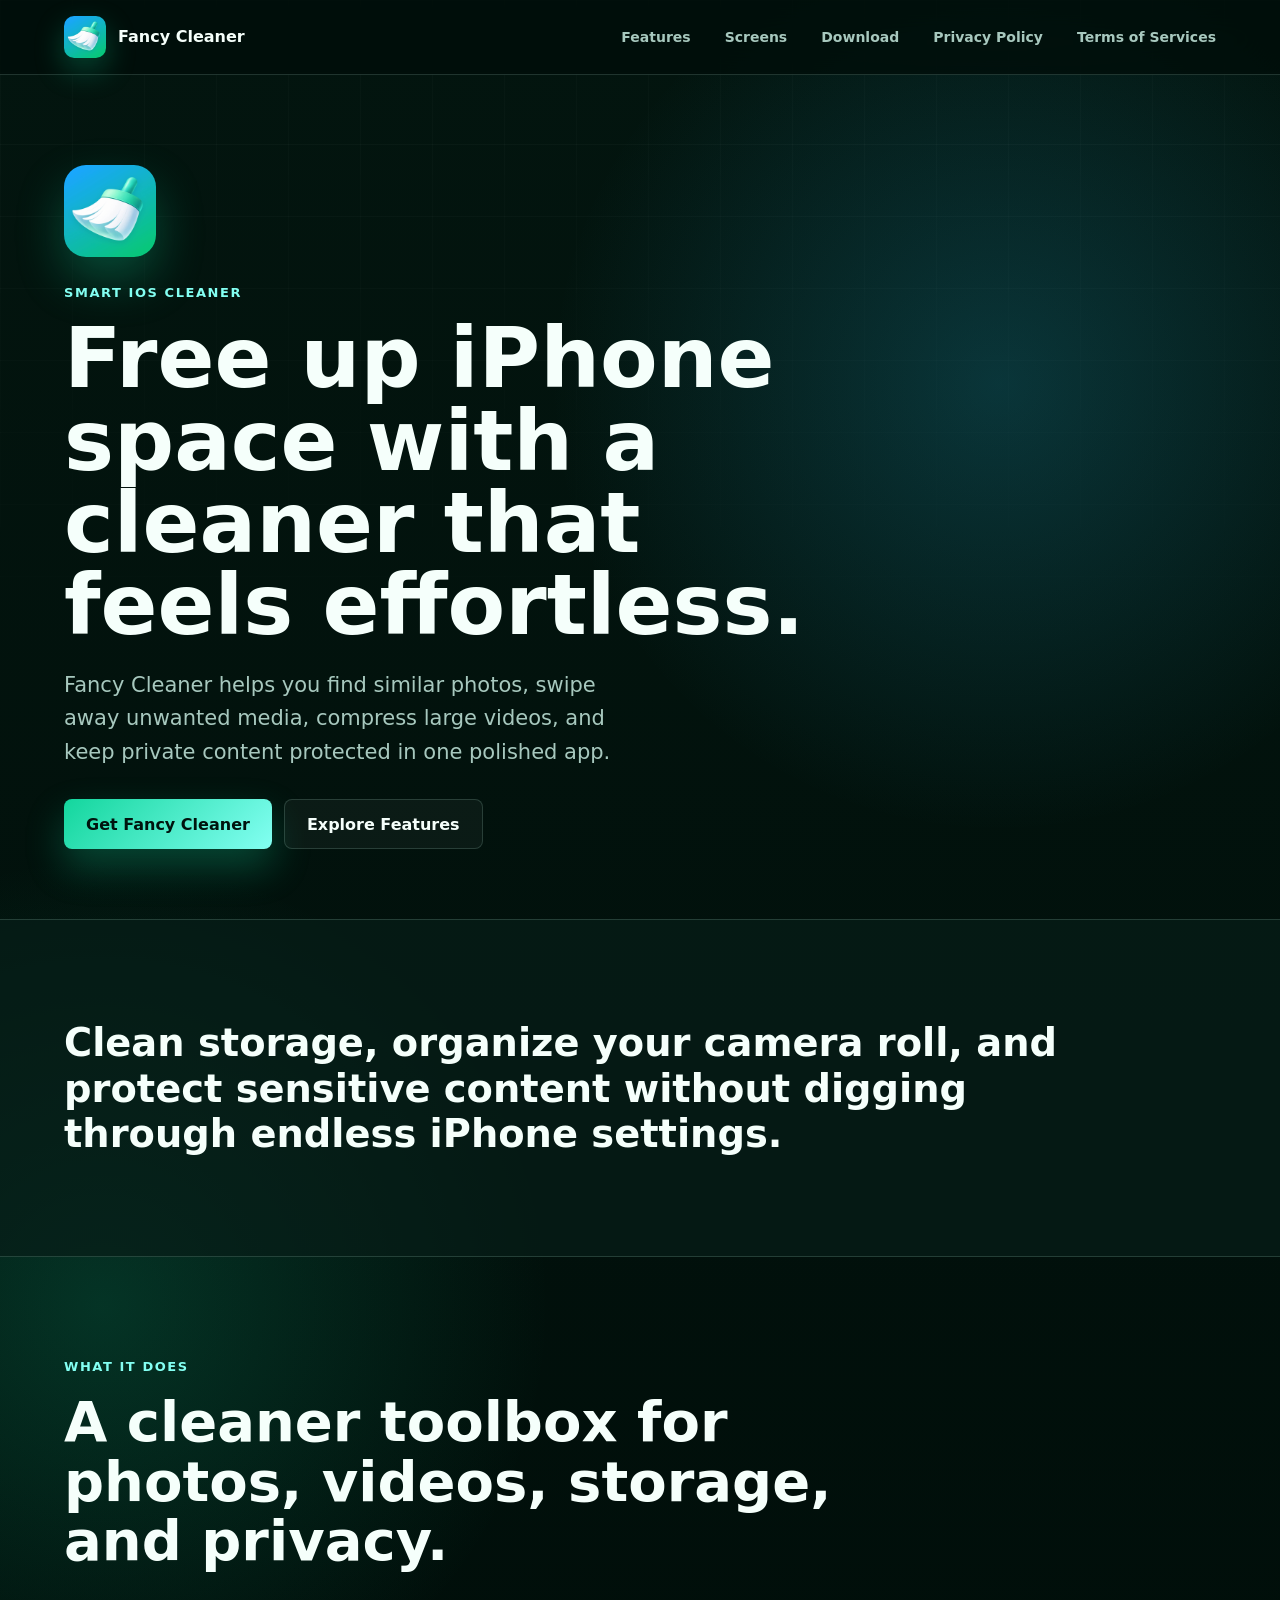
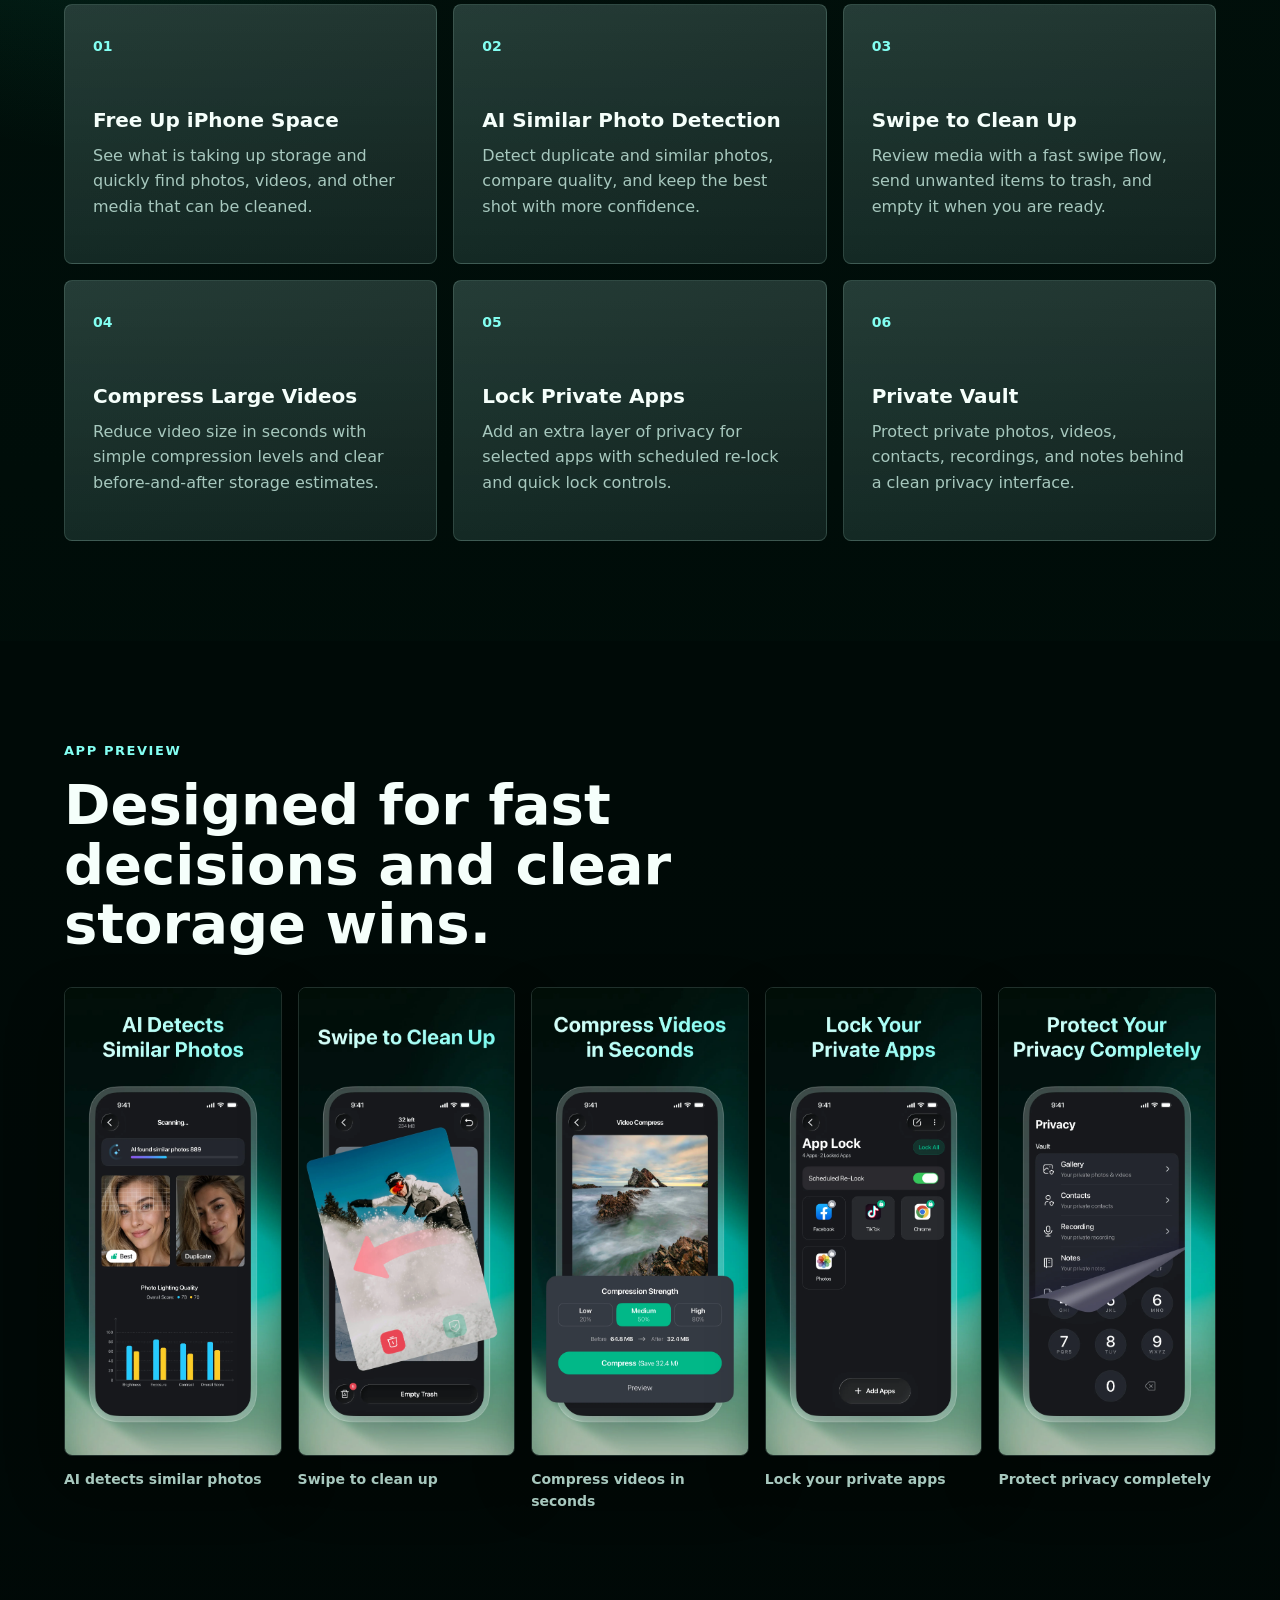
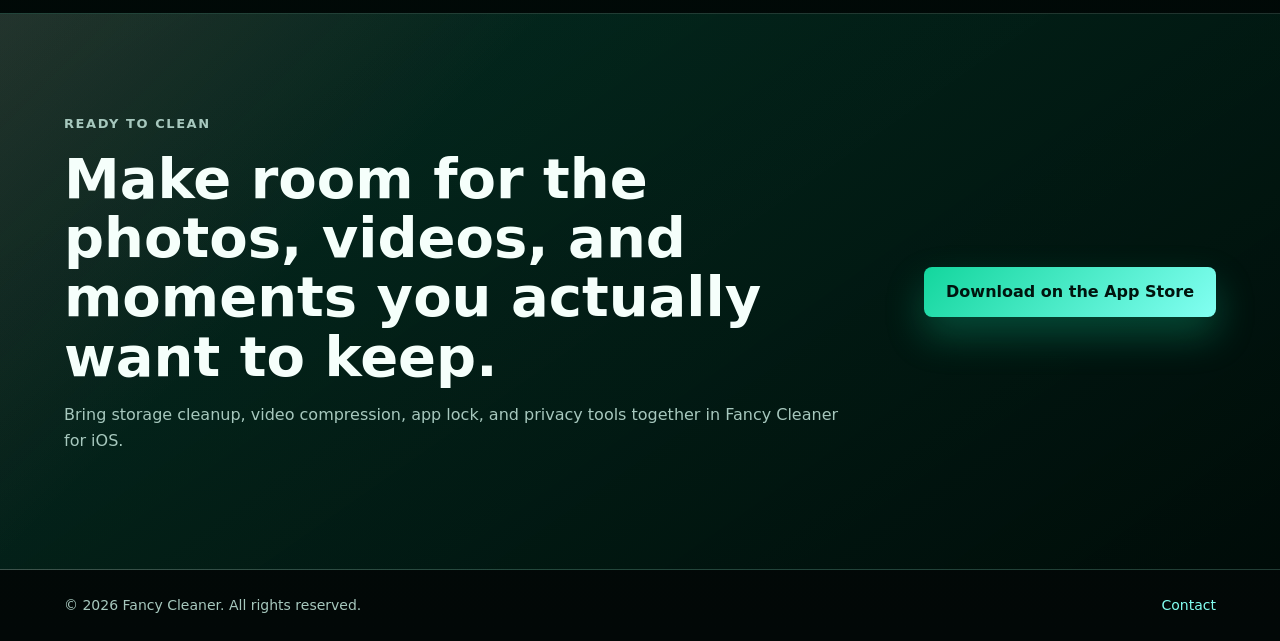
<file: index.html>
<!DOCTYPE html>
<html lang="en">
<head>
  <meta charset="UTF-8">
  <meta name="viewport" content="width=device-width, initial-scale=1.0">
  <meta name="description" content="Fancy Cleaner is an iOS cleaner app for freeing iPhone storage, finding similar photos, compressing videos, and protecting private content.">
  <title>Fancy Cleaner - Smart iPhone Cleaner</title>
  <link rel="icon" href="fancyclean-icon.jpg">
  <link rel="stylesheet" href="styles.css">
  <style>
    .hero {
      grid-template-columns: minmax(0, 760px);
      justify-content: start;
    }

    .hero-copy {
      max-width: 760px;
    }
  </style>
</head>
<body>
  <header class="site-header">
    <a class="brand" href="#top" aria-label="Fancy Cleaner home">
      <img src="fancyclean-icon.jpg" alt="" class="brand-icon">
      <span>Fancy Cleaner</span>
    </a>
    <nav class="nav-links" aria-label="Main navigation">
      <a href="#features">Features</a>
      <a href="#screens">Screens</a>
      <a href="#download">Download</a>
      <a href="privacypolicy.html">Privacy Policy</a>
      <a href="termsofservices.html">Terms of Services</a>
    </nav>
  </header>

  <main id="top">
    <section class="hero">
      <div class="hero-copy">
        <img src="fancyclean-icon.jpg" alt="Fancy Cleaner app icon" class="app-icon">
        <p class="eyebrow">Smart iOS cleaner</p>
        <h1>Free up iPhone space with a cleaner that feels effortless.</h1>
        <p class="hero-text">
          Fancy Cleaner helps you find similar photos, swipe away unwanted media, compress large videos, and keep private content protected in one polished app.
        </p>
        <div class="hero-actions">
          <a class="button primary" href="#download">Get Fancy Cleaner</a>
          <a class="button secondary" href="#features">Explore Features</a>
        </div>
      </div>
    </section>

    <section class="intro">
      <p>
        Clean storage, organize your camera roll, and protect sensitive content without digging through endless iPhone settings.
      </p>
    </section>

    <section class="features" id="features">
      <div class="section-heading">
        <p class="eyebrow">What it does</p>
        <h2>A cleaner toolbox for photos, videos, storage, and privacy.</h2>
      </div>
      <div class="feature-grid">
        <article class="feature-card">
          <span class="feature-icon">01</span>
          <h3>Free Up iPhone Space</h3>
          <p>See what is taking up storage and quickly find photos, videos, and other media that can be cleaned.</p>
        </article>
        <article class="feature-card">
          <span class="feature-icon">02</span>
          <h3>AI Similar Photo Detection</h3>
          <p>Detect duplicate and similar photos, compare quality, and keep the best shot with more confidence.</p>
        </article>
        <article class="feature-card">
          <span class="feature-icon">03</span>
          <h3>Swipe to Clean Up</h3>
          <p>Review media with a fast swipe flow, send unwanted items to trash, and empty it when you are ready.</p>
        </article>
        <article class="feature-card">
          <span class="feature-icon">04</span>
          <h3>Compress Large Videos</h3>
          <p>Reduce video size in seconds with simple compression levels and clear before-and-after storage estimates.</p>
        </article>
        <article class="feature-card">
          <span class="feature-icon">05</span>
          <h3>Lock Private Apps</h3>
          <p>Add an extra layer of privacy for selected apps with scheduled re-lock and quick lock controls.</p>
        </article>
        <article class="feature-card">
          <span class="feature-icon">06</span>
          <h3>Private Vault</h3>
          <p>Protect private photos, videos, contacts, recordings, and notes behind a clean privacy interface.</p>
        </article>
      </div>
    </section>

    <section class="showcase" id="screens">
      <div class="section-heading">
        <p class="eyebrow">App preview</p>
        <h2>Designed for fast decisions and clear storage wins.</h2>
      </div>
      <div class="screen-grid">
        <figure>
          <img src="fancyclean-screen-2.webp" alt="AI detects similar photos in Fancy Cleaner">
          <figcaption>AI detects similar photos</figcaption>
        </figure>
        <figure>
          <img src="fancyclean-screen-3.webp" alt="Swipe to clean up photos in Fancy Cleaner">
          <figcaption>Swipe to clean up</figcaption>
        </figure>
        <figure>
          <img src="fancyclean-screen-4.webp" alt="Compress videos in Fancy Cleaner">
          <figcaption>Compress videos in seconds</figcaption>
        </figure>
        <figure>
          <img src="fancyclean-screen-5.webp" alt="Lock private apps in Fancy Cleaner">
          <figcaption>Lock your private apps</figcaption>
        </figure>
        <figure>
          <img src="fancyclean-screen-6.webp" alt="Protect privacy with Fancy Cleaner">
          <figcaption>Protect privacy completely</figcaption>
        </figure>
      </div>
    </section>

    <section class="download" id="download">
      <div>
        <p class="eyebrow">Ready to clean</p>
        <h2>Make room for the photos, videos, and moments you actually want to keep.</h2>
        <p>Bring storage cleanup, video compression, app lock, and privacy tools together in Fancy Cleaner for iOS.</p>
      </div>
      <a class="button primary" href="https://apps.apple.com/us/app/fancy-cleaner-ai-space-saver/id6769312894" aria-label="Download Fancy Cleaner on the App Store" target="_blank">Download on the App Store</a>
    </section>
  </main>

  <footer class="site-footer">
    <span>&copy; <span id="year"></span> Fancy Cleaner. All rights reserved.</span>
    <a href="mailto:fancycleaner.feedback@outlook.com">Contact</a>
  </footer>

  <script src="script.js"></script>
</body>
</html>
</file>
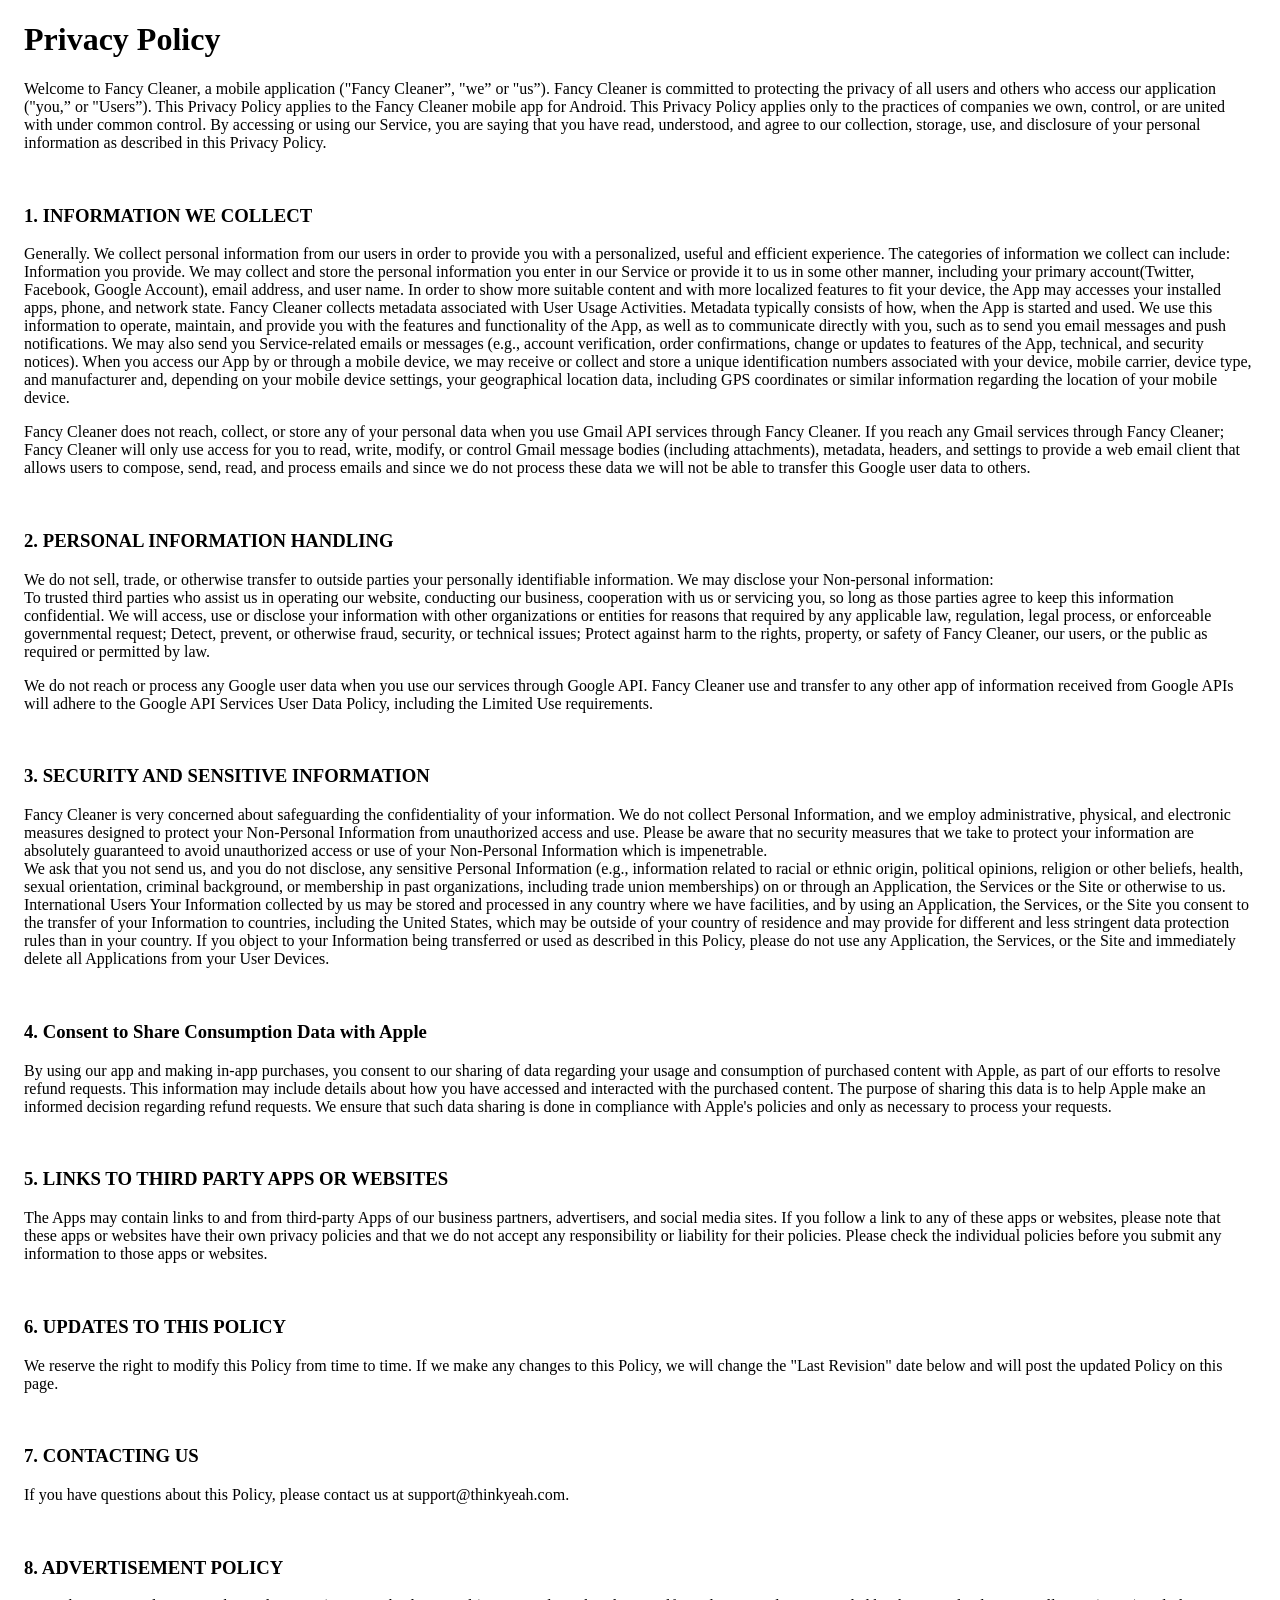
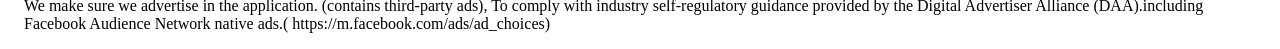
<file: privacypolicy.html>
<!DOCTYPE html>
<html lang="en">

<head>
    <meta charset="UTF-8">
    <meta name="viewport" content="width=device-width, initial-scale=1.0">
    <title>Privacy Policy</title>
    <style>
        html,
        body {
            margin: 0;
            padding: 0;
        }

        body {
            padding: 0 24px;
        }
        @media (prefers-color-scheme: dark) {
            html, body {
            background: #1f1f1f;
            } 
            h1, h2, h3, h4, h5, h6, p {
            color: rgba(255, 255, 255, 0.9);
            }
      }
    </style>
</head>

<body>
    <div>
        <h1>Privacy Policy</h1>
        <p>
            Welcome to Fancy Cleaner, a mobile application ("Fancy Cleaner”, "we” or "us”).
            Fancy Cleaner is committed to protecting the privacy of all users and others who access our application
            ("you,” or "Users”).
            This Privacy Policy applies to the Fancy Cleaner mobile app for Android. This Privacy Policy applies only to
            the practices of companies we own, control, or are united with under common control.
            By accessing or using our Service, you are saying that you have read, understood, and agree to our collection,
            storage, use, and disclosure of your personal information as described in this Privacy Policy.
        </p>

        <br />
        <h3>
            1. INFORMATION WE COLLECT
        </h3>

        <p>
            Generally. We collect personal information from our users in order to provide you with a personalized,
            useful and efficient experience.
            The categories of information we collect can include:
            Information you provide. We may collect and store the personal information you enter in our Service or provide
            it to us in some other manner, including your primary account(Twitter, Facebook, Google Account), email address,
            and user name.
            In order to show more suitable content and with more localized features to fit your device, the App may
            accesses your installed apps, phone, and network state.
            Fancy Cleaner collects metadata associated with User Usage Activities. Metadata typically consists of how,
            when the App is started and used.
            We use this information to operate, maintain, and provide you with the features and functionality of the App,
            as well as to communicate directly with you, such as to send you email messages and push notifications.
            We may also send you Service-related emails or messages (e.g., account verification, order confirmations,
            change or updates to features of the App, technical, and security notices).
            When you access our App by or through a mobile device, we may receive or collect and store a unique
            identification numbers associated with your device, mobile carrier, device type, and manufacturer and,
            depending on your mobile device settings, your geographical location data, including GPS coordinates or
            similar information regarding the location of your mobile device.
         <p>
            Fancy Cleaner does not reach, collect, or store any of your personal data when you use Gmail API services 
            through Fancy Cleaner. If you reach any Gmail services through Fancy Cleaner; Fancy Cleaner will only use access for 
            you to read, write, modify, or control Gmail message bodies (including attachments), metadata, headers, 
            and settings to provide a web email client that allows users to compose, send, read, and process emails 
            and since we do not process these data we will not be able to transfer this Google user data to others.
     </p>
        </p>
        <br />

        <h3>
            2. PERSONAL INFORMATION HANDLING
        </h3>

        <p>
            We do not sell, trade, or otherwise transfer to outside parties your personally identifiable information.
            We may disclose your Non-personal information: <br />
            To trusted third parties who assist us in operating our website, conducting our business, cooperation with
            us or servicing you, so long as those parties agree to keep this information confidential.
            We will access, use or disclose your information with other organizations or entities for reasons that
            required by any applicable law, regulation, legal process, or enforceable governmental request;
            Detect, prevent, or otherwise fraud, security, or technical issues;
            Protect against harm to the rights, property, or safety of Fancy Cleaner, our users, or the public as required
            or permitted by law.
            <p>
            We do not reach or process any Google user data when you use our services through Google API. Fancy Cleaner use and
            transfer to any other app of information received from Google APIs will adhere to the Google API Services User 
            Data Policy, including the Limited Use requirements.
            </p>
        </p>
        <br />

        <h3>
            3. SECURITY AND SENSITIVE INFORMATION

        </h3>

        <p>
            Fancy Cleaner is very concerned about safeguarding the confidentiality of your information. We do not collect
            Personal Information, and we employ administrative, physical, and electronic measures designed to protect
            your Non-Personal Information from unauthorized access and use.
            Please be aware that no security measures that we take to protect your information are absolutely guaranteed
            to avoid unauthorized access or use of your Non-Personal Information which is impenetrable.
            <br />
            We ask that you not send us, and you do not disclose, any sensitive Personal Information (e.g., information
            related to racial or ethnic origin, political opinions, religion or other beliefs, health, sexual
            orientation, criminal background, or membership in past organizations, including trade union memberships) on
            or through an Application,
            the Services or the Site or otherwise to us.
            International Users Your Information collected by us may be stored and processed in any country where we
            have facilities, and by using an Application, the Services, or the Site you consent to the transfer of your
            Information to countries, including the United States, which may be outside of your country of residence and
            may provide for different and less stringent data protection rules than in your country.
            If you object to your Information being transferred or used as described in this Policy, please do not use
            any Application, the Services, or the Site and immediately delete all Applications from your User Devices.
        </p>
        <br />

        <h3>
        4. Consent to Share Consumption Data with Apple</p>
        </h3>

        <p>
            By using our app and making in-app purchases, you consent to our sharing of data regarding your usage and 
            consumption of purchased content with Apple, as part of our efforts to resolve refund requests. This information 
            may include details about how you have accessed and interacted with the purchased content. The purpose of sharing 
            this data is to help Apple make an informed decision regarding refund requests. We ensure that such data sharing 
            is done in compliance with Apple's policies and only as necessary to process your requests.
        </p>
        <br />

        
        <h3>
            5. LINKS TO THIRD PARTY APPS OR WEBSITES</p>
        </h3>

        <p>
            The Apps may contain links to and from third-party Apps of our business partners, advertisers, and social
            media sites.
            If you follow a link to any of these apps or websites, please note that these apps or websites have their
            own privacy policies and that we do not accept any responsibility or liability for their policies.
            Please check the individual policies before you submit any information to those apps or websites.
        </p>
        <br />

        <h3>
            6. UPDATES TO THIS POLICY</p>
        </h3>

        <p>
            We reserve the right to modify this Policy from time to time. If we make any changes to this Policy, we will
            change the "Last Revision" date below and will post the updated Policy on this page.
        </p>
        <br />

        <h3>
            7. CONTACTING US</p>
        </h3>

        <p>
            If you have questions about this Policy, please contact us at support@thinkyeah.com.
        </p>
        <br />

        <h3>
            8. ADVERTISEMENT POLICY</p>
        </h3>

        <p>
            We make sure we advertise in the application. (contains third-party ads),
            To comply with industry self-regulatory guidance provided by the Digital Advertiser Alliance (DAA).including
            Facebook Audience Network native ads.( https://m.facebook.com/ads/ad_choices)
        </p>


    </div>
</body>

</html>
</file>
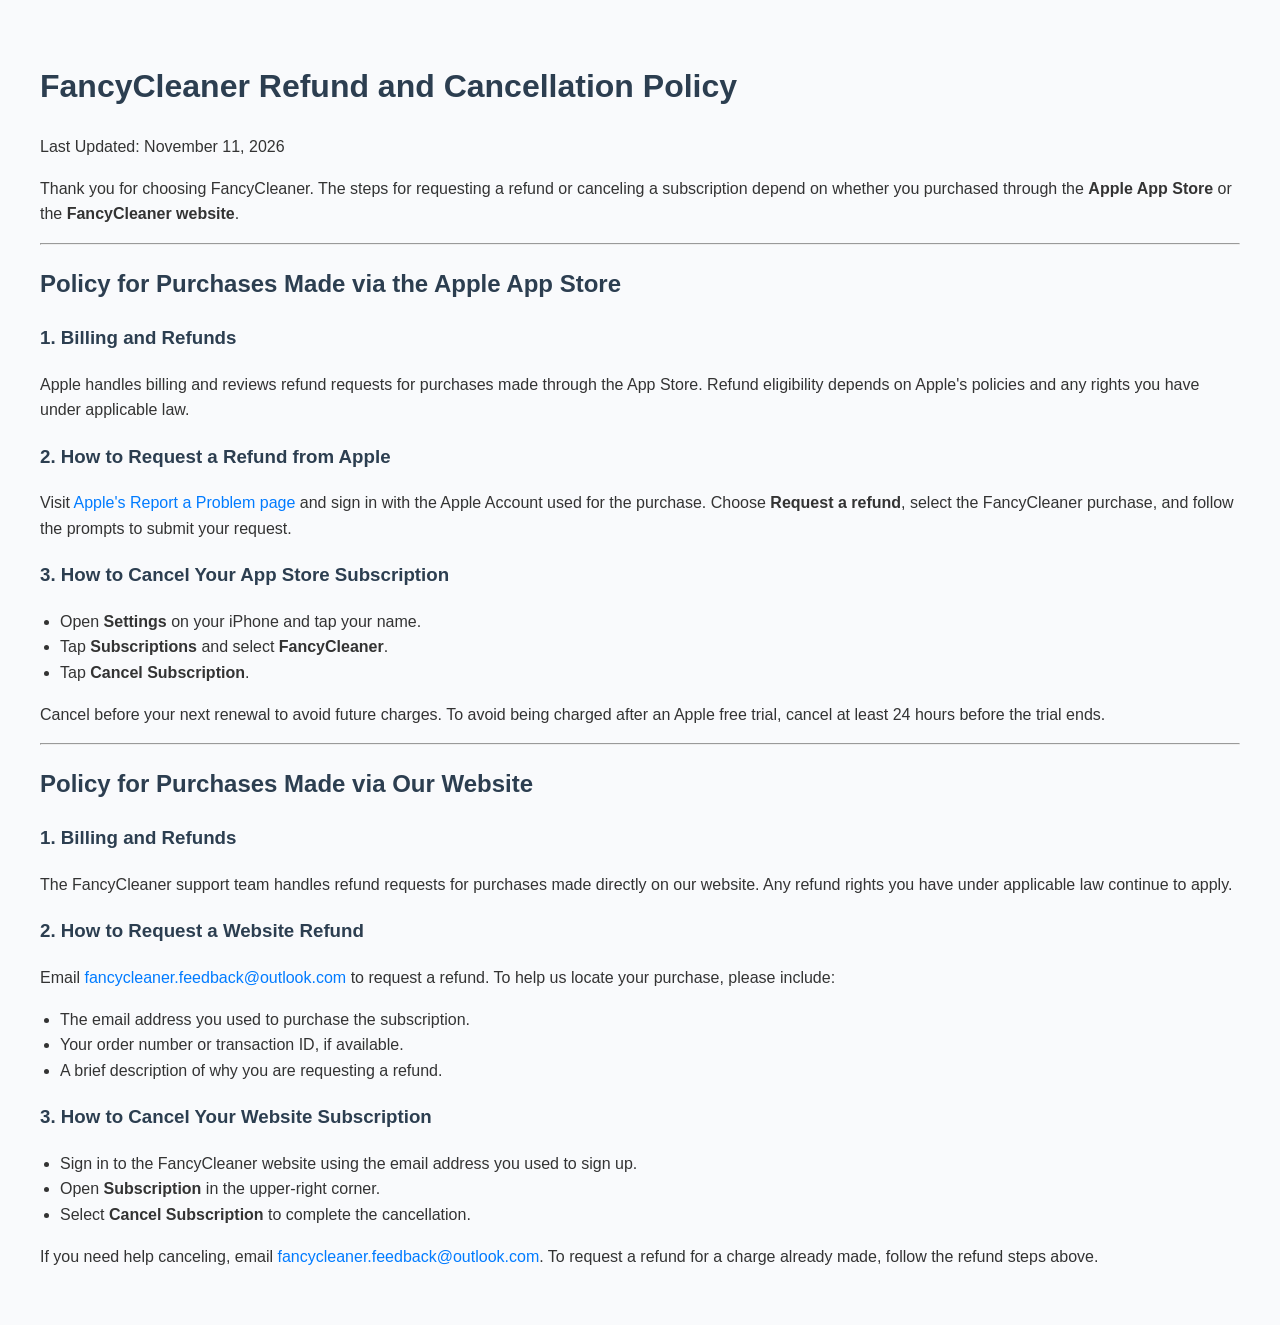
<file: refundpolicy.html>
<!DOCTYPE html>
<html lang="en">
  <head>
    <meta charset="UTF-8" />
    <meta http-equiv="X-UA-Compatible" content="IE=edge" />
    <meta
      name="viewport"
      content="width=device-width, initial-scale=1.0, viewport-fit=cover"
    />
    <title>FancyCleaner Refund and Cancellation Policy</title>
  <style>
    /* --- 浅色模式 (默认) --- */
    :root {
      --bg-color: #f9fafc;
      --text-color: #333333;
      --heading-color: #2c3e50;
      --link-color: #007bff;
    }

    /* --- 深色模式 --- */
    @media (prefers-color-scheme: dark) {
      :root {
        --bg-color: #1c1c1e;
        --text-color: rgba(255, 255, 255, 0.85);
        --heading-color: white;
        --link-color: #0a84ff;
      }
    }

    /* --- 全局样式 --- */
    html,
    body {
      margin: 0;
      padding: 20px;
      font-family: -apple-system, BlinkMacSystemFont, "Segoe UI", Roboto,
        Helvetica, Arial, sans-serif;
      line-height: 1.6;
      word-break: break-word;
      background-color: var(--bg-color);
      color: var(--text-color);
      transition: background-color 0.3s, color 0.3s;
    }

    h1,
    h2,
    h3,
    h4,
    h5,
    h6 {
      color: var(--heading-color);
    }

    a {
      color: var(--link-color);
      text-decoration: none;
    }

    ul {
      padding-left: 20px;
    }
  </style>
  </head>
  <body>
    <h1>FancyCleaner Refund and Cancellation Policy</h1>
    <p>Last Updated: November 11, 2026</p>

    <p>
      Thank you for choosing FancyCleaner. The steps for requesting a refund
      or canceling a subscription depend on whether you purchased through
      the <strong>Apple App Store</strong> or the
      <strong>FancyCleaner website</strong>.
    </p>

    <hr />

    <h2>Policy for Purchases Made via the Apple App Store</h2>
    <h3>1. Billing and Refunds</h3>
    <p>
      Apple handles billing and reviews refund requests for purchases made
      through the App Store. Refund eligibility depends on Apple's policies
      and any rights you have under applicable law.
    </p>

    <h3>2. How to Request a Refund from Apple</h3>
    <p>
      Visit <a href="https://reportaproblem.apple.com">Apple's Report a Problem page</a>
      and sign in with the Apple Account used for the purchase. Choose
      <strong>Request a refund</strong>, select the FancyCleaner purchase,
      and follow the prompts to submit your request.
    </p>

    <h3>3. How to Cancel Your App Store Subscription</h3>
    <ul>
      <li>Open <strong>Settings</strong> on your iPhone and tap your name.</li>
      <li>Tap <strong>Subscriptions</strong> and select <strong>FancyCleaner</strong>.</li>
      <li>Tap <strong>Cancel Subscription</strong>.</li>
    </ul>
    <p>
      Cancel before your next renewal to avoid future charges. To avoid being
      charged after an Apple free trial, cancel at least 24 hours before the
      trial ends.
    </p>

    <hr />

    <h2>Policy for Purchases Made via Our Website</h2>
    <h3>1. Billing and Refunds</h3>
    <p>
      The FancyCleaner support team handles refund requests for purchases
      made directly on our website. Any refund rights you have under
      applicable law continue to apply.
    </p>

    <h3>2. How to Request a Website Refund</h3>
    <p>
      Email <a href="mailto:fancycleaner.feedback@outlook.com">fancycleaner.feedback@outlook.com</a>
      to request a refund. To help us locate your purchase, please include:
    </p>
    <ul>
      <li>The email address you used to purchase the subscription.</li>
      <li>Your order number or transaction ID, if available.</li>
      <li>A brief description of why you are requesting a refund.</li>
    </ul>

    <h3>3. How to Cancel Your Website Subscription</h3>
    <ul>
      <li>Sign in to the FancyCleaner website using the email address you used to sign up.</li>
      <li>Open <strong>Subscription</strong> in the upper-right corner.</li>
      <li>Select <strong>Cancel Subscription</strong> to complete the cancellation.</li>
    </ul>
    <p>
      If you need help canceling, email
      <a href="mailto:fancycleaner.feedback@outlook.com">fancycleaner.feedback@outlook.com</a>.
      To request a refund for a charge already made, follow the refund steps above.
    </p>
  </body>
</html>
</file>
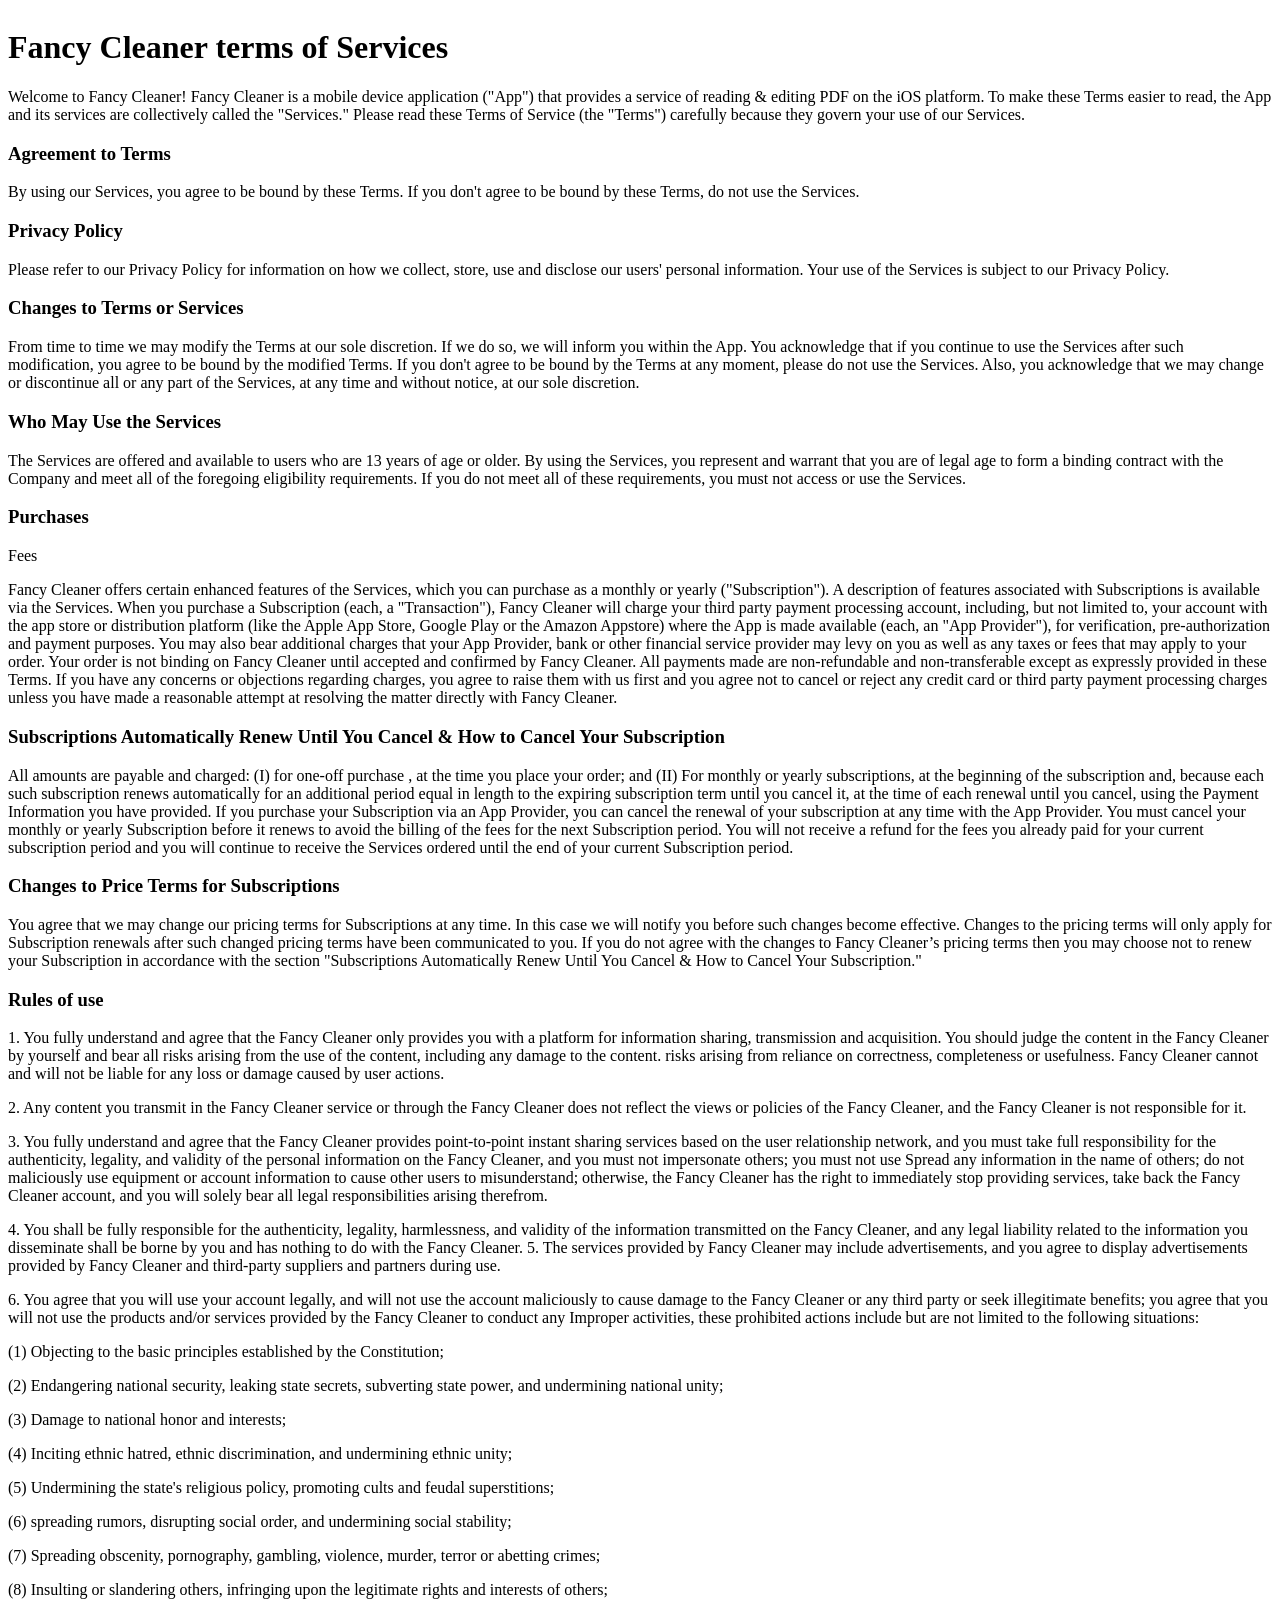
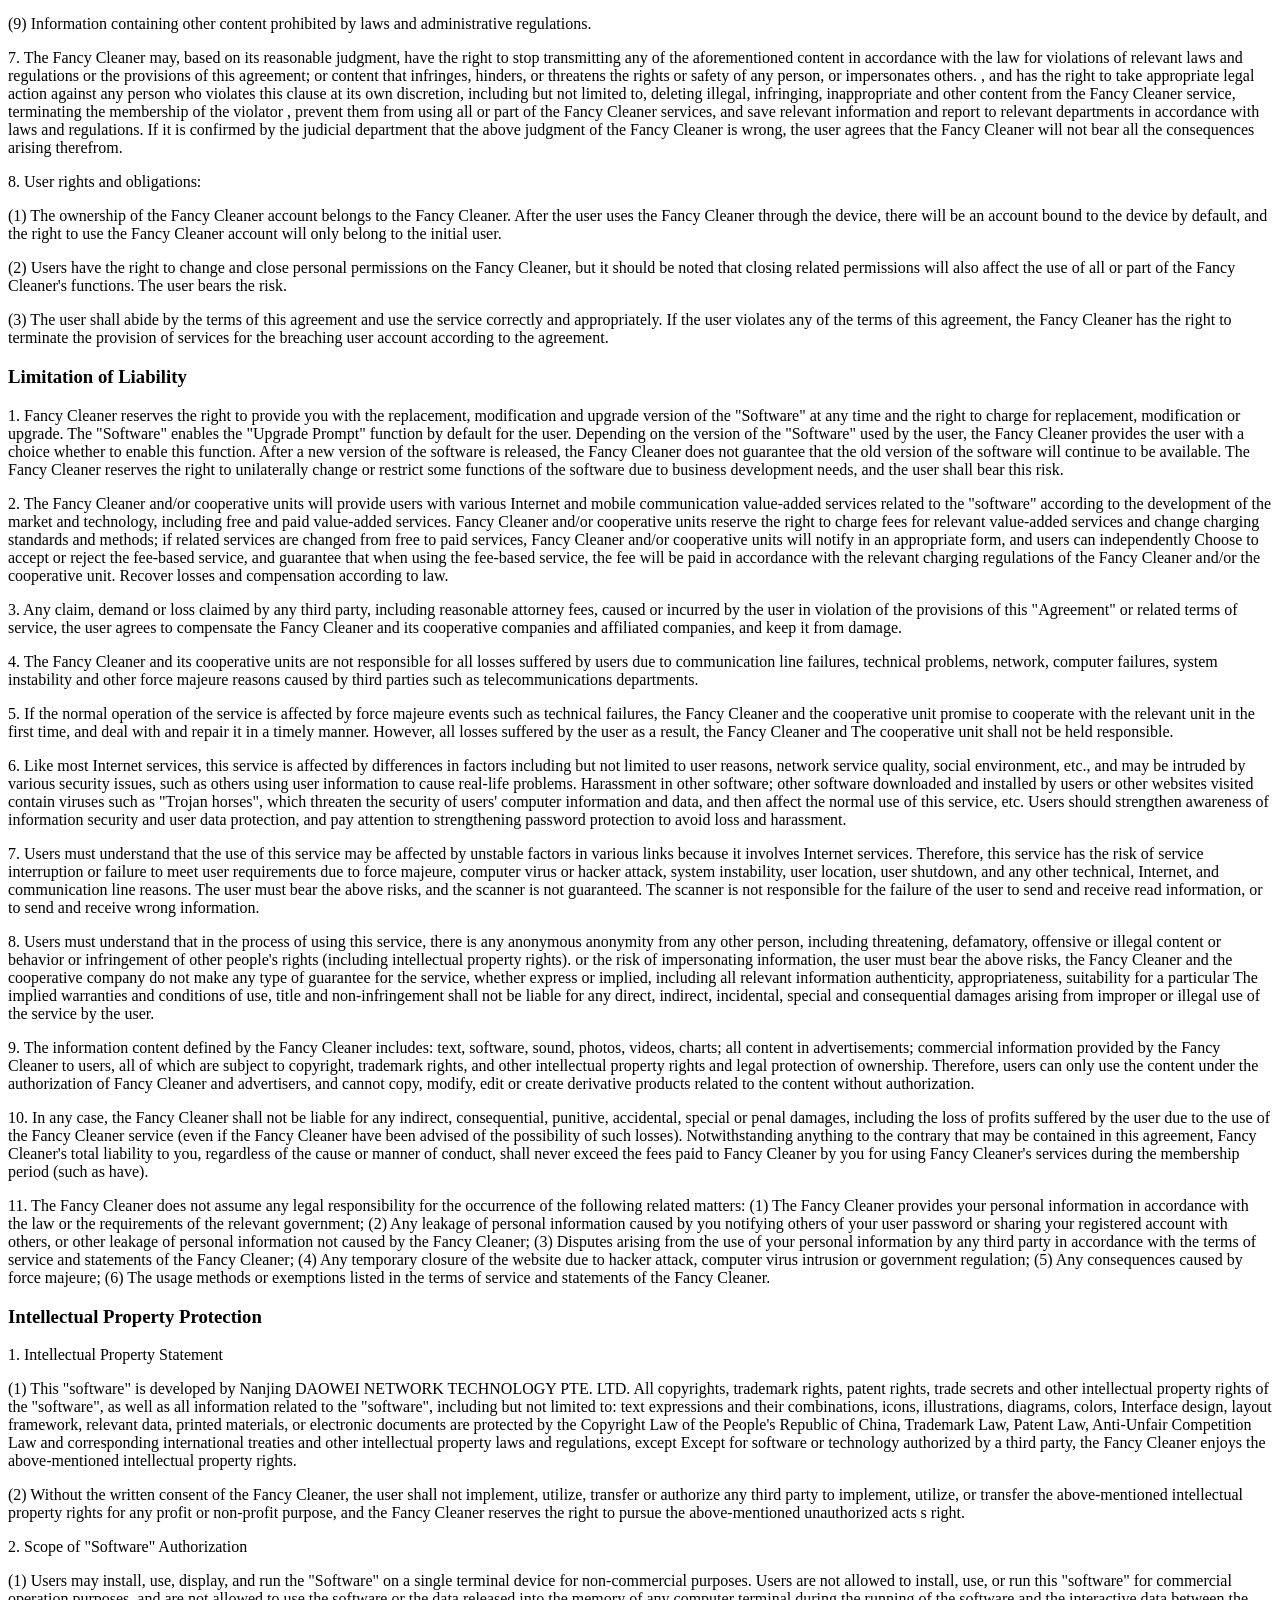
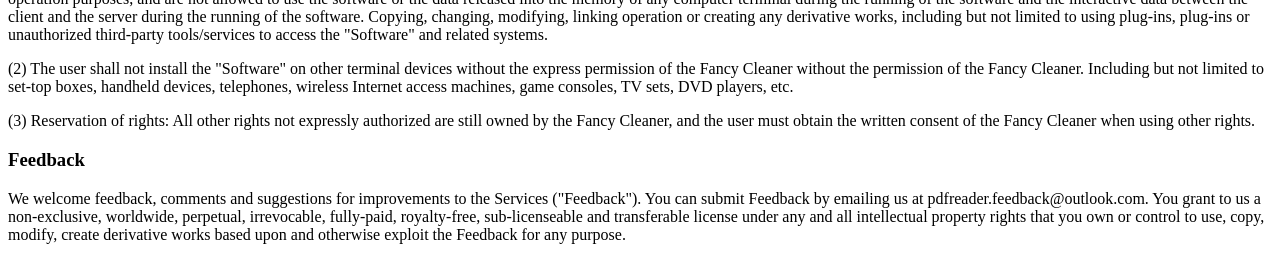
<file: termsofservices.html>
<!DOCTYPE html>
<html lang="en">
  <head>
    <meta charset="UTF-8" />
    <meta http-equiv="X-UA-Compatible" content="IE=edge" />
    <meta name="viewport" content="width=device-width, initial-scale=1.0" />
    <title>Fancy Cleaner Terms of Services</title>
  </head>
  <style>
    html,
    body {
      overflow-x: hidden;
      overflow-y: auto;
      white-space: normal;
      word-break: break-word;
    }
    @media (prefers-color-scheme: dark) {
      html, body {
      background: #1f1f1f;
      } 
      h1, h2, h3, h4, h5, h6, p {
      color: rgba(255, 255, 255, 0.9);
      }
    }
  </style>
  <body>
    <h1>Fancy Cleaner terms of Services</h1>
    <p>
     Welcome to Fancy Cleaner! Fancy Cleaner is a mobile device application ("App") that provides a service of reading & editing PDF on the iOS
     platform. To make these Terms easier to read, the App and its services are collectively called the "Services." Please read these Terms of 
     Service (the "Terms") carefully because they govern your use of our Services.
    </p>
    <h3>Agreement to Terms</h3>
    <p>
     By using our Services, you agree to be bound by these Terms. If you don't agree to be bound by these Terms, do not use the Services.
    </p>
    <h3>Privacy Policy</h3>
    <p>Please refer to our Privacy Policy for information on how we collect, store, use and disclose our users' personal information. Your
       use of the Services is subject to our Privacy Policy.</p>
    <h3>Changes to Terms or Services</h3>
    <p>
     From time to time we may modify the Terms at our sole discretion. If we do so, we will inform you within the App. You acknowledge that
     if you continue to use the Services after such modification, you agree to be bound by the modified Terms. If you don't agree to be bound
     by the Terms at any moment, please do not use the Services. Also, you acknowledge that we may change or discontinue all or any part of 
     the Services, at any time and without notice, at our sole discretion.
    </p>
    <h3>Who May Use the Services</h3>
    <p>
      The Services are offered and available to users who are 13 years of age or older. By using the Services, you represent and warrant that
      you are of legal age to form a binding contract with the Company and meet all of the foregoing eligibility requirements. If you do not 
      meet all of these requirements, you must not access or use the Services.
    </p>
    <h3>Purchases</h3>
    <p>
      Fees
    </p>
    <p>
      Fancy Cleaner offers certain enhanced features of the Services, which you can purchase as a monthly or yearly ("Subscription"). A description of
      features associated with Subscriptions is available via the Services. When you purchase a Subscription (each, a "Transaction"), Fancy Cleaner 
      will charge your third party payment processing account, including, but not limited to, your account with the app store or distribution 
      platform (like the Apple App Store, Google Play or the Amazon Appstore) where the App is made available (each, an "App Provider"), for 
      verification, pre-authorization and payment purposes. You may also bear additional charges that your App Provider, bank or other financial 
      service provider may levy on you as well as any taxes or fees that may apply to your order. Your order is not binding on Fancy Cleaner until 
      accepted and confirmed by Fancy Cleaner. All payments made are non-refundable and non-transferable except as expressly provided in these Terms.

      If you have any concerns or objections regarding charges, you agree to raise them with us first and you agree not to cancel or reject any 
      credit card or third party payment processing charges unless you have made a reasonable attempt at resolving the matter directly with 
      Fancy Cleaner.
    </p>
    <h3>Subscriptions Automatically Renew Until You Cancel & How to Cancel Your Subscription</h3>
    <p>
      All amounts are payable and charged: (I) for one-off purchase , at the time you place your order; and (II) For monthly or yearly subscriptions, 
      at the beginning of the subscription and, because each such subscription renews automatically for an additional period equal in length to the 
      expiring subscription term until you cancel it, at the time of each renewal until you cancel, using the Payment Information you have provided. 
      If you purchase your Subscription via an App Provider, you can cancel the renewal of your subscription at any time with the App Provider. You 
      must cancel your monthly or yearly Subscription before it renews to avoid the billing of the fees for the next Subscription period. You will not
      receive a refund for the fees you already paid for your current subscription period and you will continue to receive the Services ordered until 
      the end of your current Subscription period.
    </p>
    <h3>Changes to Price Terms for Subscriptions</h3>
    <p>
     You agree that we may change our pricing terms for Subscriptions at any time. In this case we will notify you before such changes become effective. 
     Changes to the pricing terms will only apply for Subscription renewals after such changed pricing terms have been communicated to you. If you do not
     agree with the changes to Fancy Cleaner’s pricing terms then you may choose not to renew your Subscription in accordance with the section "Subscriptions 
     Automatically Renew Until You Cancel & How to Cancel Your Subscription."
    </p>
    <h3>Rules of use</h3>
    <p>
      1. You fully understand and agree that the Fancy Cleaner only provides you with a platform for information sharing, transmission and acquisition.
      You should judge the content in the Fancy Cleaner by yourself and bear all risks arising from the use of the content, including any damage to the 
      content. risks arising from reliance on correctness, completeness or usefulness. Fancy Cleaner cannot and will not be liable for any loss or damage 
      caused by user actions. 
    </p>
     <p>
      2. Any content you transmit in the Fancy Cleaner service or through the Fancy Cleaner does not reflect the views or policies of the Fancy Cleaner, and the 
      Fancy Cleaner is not responsible for it.
      </p>
     <p>
      3. You fully understand and agree that the Fancy Cleaner provides point-to-point instant sharing services based on the user relationship network,
      and you must take full responsibility for the authenticity, legality, and validity of the personal information on the Fancy Cleaner, and you must
      not impersonate others; you must not use Spread any information in the name of others; do not maliciously use equipment or account information 
      to cause other users to misunderstand; otherwise, the Fancy Cleaner has the right to immediately stop providing services, take back the Fancy Cleaner account, 
      and you will solely bear all legal responsibilities arising therefrom.
        </p>
     <p>
      4. You shall be fully responsible for the authenticity, legality, harmlessness, and validity of the information transmitted on the Fancy Cleaner,
      and any legal liability related to the information you disseminate shall be borne by you and has nothing to do with the Fancy Cleaner.
      5. The services provided by Fancy Cleaner may include advertisements, and you agree to display advertisements provided by Fancy Cleaner and third-party
      suppliers and partners during use.
        </p>
     <p>
      6. You agree that you will use your account legally, and will not use the account maliciously to cause damage to the Fancy Cleaner or any third 
      party or seek illegitimate benefits; you agree that you will not use the products and/or services provided by the Fancy Cleaner to conduct any 
      Improper activities, these prohibited actions include but are not limited to the following situations: </p>
         <p>(1) Objecting to the basic principles established by the Constitution; </p>
         <p>(2) Endangering national security, leaking state secrets, subverting state power, and undermining national unity; </p>
         <p>(3) Damage to national honor and interests;</p>
         <p> (4) Inciting ethnic hatred, ethnic discrimination, and undermining ethnic unity;</p>
         <p>(5) Undermining the state's religious policy, promoting cults and feudal superstitions;</p>
         <p>(6) spreading rumors, disrupting social order, and undermining social stability;</p>
         <p>(7) Spreading obscenity, pornography, gambling, violence, murder, terror or abetting crimes;</p>
         <p>(8) Insulting or slandering others, infringing upon the legitimate rights and interests of others;</p>
         <p>(9) Information containing other content prohibited by laws and administrative regulations.</p>
    <p>
      7. The Fancy Cleaner may, based on its reasonable judgment, have the right to stop transmitting any of the aforementioned content in accordance 
      with the law for violations of relevant laws and regulations or the provisions of this agreement; or content that infringes, hinders, or 
      threatens the rights or safety of any person, or impersonates others. , and has the right to take appropriate legal action against any 
      person who violates this clause at its own discretion, including but not limited to, deleting illegal, infringing, inappropriate and other
      content from the Fancy Cleaner service, terminating the membership of the violator , prevent them from using all or part of the Fancy Cleaner services, 
      and save relevant information and report to relevant departments in accordance with laws and regulations. If it is confirmed by the judicial 
      department that the above judgment of the Fancy Cleaner is wrong, the user agrees that the Fancy Cleaner will not bear all the consequences arising therefrom.
      </p>
    <p>
     8. User rights and obligations:
      <p> (1) The ownership of the Fancy Cleaner account belongs to the Fancy Cleaner. After the user uses the Fancy Cleaner through the device, there will be an 
      account bound to the device by default, and the right to use the Fancy Cleaner account will only belong to the initial user.</p>
       <p>(2) Users have the right to change and close personal permissions on the Fancy Cleaner, but it should be noted that closing related permissions 
      will also affect the use of all or part of the Fancy Cleaner's functions. The user bears the risk.</p>
       <p>(3) The user shall abide by the terms of this agreement and use the service correctly and appropriately. If the user violates any of the 
      terms of this agreement, the Fancy Cleaner has the right to terminate the provision of services for the breaching user account according to the agreement.</p>
    </p>
    <h3>Limitation of Liability</h3>
    <p>
      1. Fancy Cleaner reserves the right to provide you with the replacement, modification and upgrade version of the "Software" at any time and the 
      right to charge for replacement, modification or upgrade. The "Software" enables the "Upgrade Prompt" function by default for the user. 
      Depending on the version of the "Software" used by the user, the Fancy Cleaner provides the user with a choice whether to enable this function. 
      After a new version of the software is released, the Fancy Cleaner does not guarantee that the old version of the software will continue to be 
      available. The Fancy Cleaner reserves the right to unilaterally change or restrict some functions of the software due to business development 
      needs, and the user shall bear this risk.
      </p>
  <p>
      2. The Fancy Cleaner and/or cooperative units will provide users with various Internet and mobile communication value-added services related to 
      the "software" according to the development of the market and technology, including free and paid value-added services. Fancy Cleaner and/or 
      cooperative units reserve the right to charge fees for relevant value-added services and change charging standards and methods; if related 
      services are changed from free to paid services, Fancy Cleaner and/or cooperative units will notify in an appropriate form, and users can 
      independently Choose to accept or reject the fee-based service, and guarantee that when using the fee-based service, the fee will be paid 
      in accordance with the relevant charging regulations of the Fancy Cleaner and/or the cooperative unit. Recover losses and compensation according 
      to law.
    </p>
  <p>
      3. Any claim, demand or loss claimed by any third party, including reasonable attorney fees, caused or incurred by the user in violation 
      of the provisions of this "Agreement" or related terms of service, the user agrees to compensate the Fancy Cleaner and its cooperative companies
      and affiliated companies, and keep it from damage.
    </p>
  <p>
      4. The Fancy Cleaner and its cooperative units are not responsible for all losses suffered by users due to communication line failures, technical
      problems, network, computer failures, system instability and other force majeure reasons caused by third parties such as telecommunications
      departments.
    </p>
  <p>
      5. If the normal operation of the service is affected by force majeure events such as technical failures, the Fancy Cleaner and the cooperative 
      unit promise to cooperate with the relevant unit in the first time, and deal with and repair it in a timely manner. However, all losses 
      suffered by the user as a result, the Fancy Cleaner and The cooperative unit shall not be held responsible.
    </p>
  <p>
      6. Like most Internet services, this service is affected by differences in factors including but not limited to user reasons, network 
      service quality, social environment, etc., and may be intruded by various security issues, such as others using user information to cause
      real-life problems. Harassment in other software; other software downloaded and installed by users or other websites visited contain 
      viruses such as "Trojan horses", which threaten the security of users' computer information and data, and then affect the normal use of 
      this service, etc. Users should strengthen awareness of information security and user data protection, and pay attention to strengthening
      password protection to avoid loss and harassment.
    </p>
  <p>
      7. Users must understand that the use of this service may be affected by unstable factors in various links because it involves Internet 
      services. Therefore, this service has the risk of service interruption or failure to meet user requirements due to force majeure, computer
      virus or hacker attack, system instability, user location, user shutdown, and any other technical, Internet, and communication line reasons. The user must bear the above risks, and the scanner is not guaranteed. The scanner is not responsible for the failure of the user to send and receive read information, or to send and receive wrong information.
      </p>
  <p>
      8. Users must understand that in the process of using this service, there is any anonymous anonymity from any other person, including 
      threatening, defamatory, offensive or illegal content or behavior or infringement of other people's rights (including intellectual property
      rights). or the risk of impersonating information, the user must bear the above risks, the Fancy Cleaner and the cooperative company do not make 
      any type of guarantee for the service, whether express or implied, including all relevant information authenticity, appropriateness, 
      suitability for a particular The implied warranties and conditions of use, title and non-infringement shall not be liable for any direct, 
      indirect, incidental, special and consequential damages arising from improper or illegal use of the service by the user.
    </p>
  <p>
      9. The information content defined by the Fancy Cleaner includes: text, software, sound, photos, videos, charts; all content in advertisements; 
      commercial information provided by the Fancy Cleaner to users, all of which are subject to copyright, trademark rights, and other intellectual 
      property rights and legal protection of ownership. Therefore, users can only use the content under the authorization of Fancy Cleaner and 
      advertisers, and cannot copy, modify, edit or create derivative products related to the content without authorization.
    </p>
  <p>
      10. In any case, the Fancy Cleaner shall not be liable for any indirect, consequential, punitive, accidental, special or penal damages, including
      the loss of profits suffered by the user due to the use of the Fancy Cleaner service (even if the Fancy Cleaner have been advised of the possibility 
      of such losses). Notwithstanding anything to the contrary that may be contained in this agreement, Fancy Cleaner's total liability to you, 
      regardless of the cause or manner of conduct, shall never exceed the fees paid to Fancy Cleaner by you for using Fancy Cleaner's services during the
      membership period (such as have).
    </p>
  <p>
      11. The Fancy Cleaner does not assume any legal responsibility for the occurrence of the following related matters:
       (1) The Fancy Cleaner provides your personal information in accordance with the law or the requirements of the relevant government;
       (2) Any leakage of personal information caused by you notifying others of your user password or sharing your registered account with 
      others, or other leakage of personal information not caused by the Fancy Cleaner;
       (3) Disputes arising from the use of your personal information by any third party in accordance with the terms of service and statements
      of the Fancy Cleaner;
       (4) Any temporary closure of the website due to hacker attack, computer virus intrusion or government regulation;
       (5) Any consequences caused by force majeure;
       (6) The usage methods or exemptions listed in the terms of service and statements of the Fancy Cleaner.
    </p>
    <h3>Intellectual Property Protection</h3>
    <p>
      1. Intellectual Property Statement
       <p> (1) This "software" is developed by Nanjing DAOWEI NETWORK TECHNOLOGY PTE. LTD. All copyrights, trademark rights, patent rights, trade 
         secrets and other intellectual property rights of the "software", as well as all information related to the "software", including but not 
         limited to: text expressions and their combinations, icons, illustrations, diagrams, colors, Interface design, layout framework, relevant data,
         printed materials, or electronic documents are protected by the Copyright Law of the People's Republic of China, Trademark Law, Patent Law, 
         Anti-Unfair Competition Law and corresponding international treaties and other intellectual property laws and regulations, except Except for 
         software or technology authorized by a third party, the Fancy Cleaner enjoys the above-mentioned intellectual property rights. </p>
      
      <p> (2) Without the written consent of the Fancy Cleaner, the user shall not implement, utilize, transfer or authorize any third party to implement, 
       utilize, or transfer the above-mentioned intellectual property rights for any profit or non-profit purpose, and the Fancy Cleaner reserves the 
       right to pursue the above-mentioned unauthorized acts s right. </p>
      2. Scope of "Software" Authorization
        <p>(1) Users may install, use, display, and run the "Software" on a single terminal device for non-commercial purposes. Users are not 
          allowed to install, use, or run this "software" for commercial operation purposes, and are not allowed to use the software or the data 
          released into the memory of any computer terminal during the running of the software and the interactive data between the client and 
          the server during the running of the software. Copying, changing, modifying, linking operation or creating any derivative works, 
          including but not limited to using plug-ins, plug-ins or unauthorized third-party tools/services to access the "Software" and related 
          systems. </p>
   <p>
       (2) The user shall not install the "Software" on other terminal devices without the express permission of the Fancy Cleaner without the 
     permission of the Fancy Cleaner. Including but not limited to set-top boxes, handheld devices, telephones, wireless Internet access machines, game
     consoles, TV sets, DVD players, etc.
      </p>
   <p>
       (3) Reservation of rights: All other rights not expressly authorized are still owned by the Fancy Cleaner, and the user must obtain the written
     consent of the Fancy Cleaner when using other rights.
      </p>
    <h3>Feedback</h3>
    <p>
      We welcome feedback, comments and suggestions for improvements to the Services ("Feedback"). You can submit Feedback by emailing us at 
      pdfreader.feedback@outlook.com. You grant to us a non-exclusive, worldwide, perpetual, irrevocable, fully-paid, royalty-free, sub-licenseable 
      and transferable license under any and all intellectual property rights that you own or control to use, copy, modify, create derivative 
      works based upon and otherwise exploit the Feedback for any purpose.
    </p>
  </body>
</html>
</file>
<file: styles.css>
:root {
  --bg: #03150f;
  --bg-deep: #000d09;
  --panel: #10221e;
  --panel-soft: #18312b;
  --text: #f5fffb;
  --muted: #a7c8be;
  --line: rgba(197, 255, 235, 0.16);
  --mint: #13d69d;
  --aqua: #83fff2;
  --cyan: #27bde8;
  --pink: #ff5b79;
  --shadow: rgba(19, 214, 157, 0.28);
}

* {
  box-sizing: border-box;
}

html {
  scroll-behavior: smooth;
}

body {
  margin: 0;
  background:
    radial-gradient(circle at 78% 10%, rgba(39, 189, 232, 0.2), transparent 28rem),
    radial-gradient(circle at 8% 34%, rgba(19, 214, 157, 0.18), transparent 28rem),
    linear-gradient(180deg, var(--bg), var(--bg-deep) 54%, #020807);
  color: var(--text);
  font-family: Inter, ui-sans-serif, system-ui, -apple-system, BlinkMacSystemFont, "Segoe UI", Arial, sans-serif;
  line-height: 1.6;
}

body::before {
  position: fixed;
  inset: 0;
  z-index: -1;
  content: "";
  background-image: linear-gradient(rgba(255, 255, 255, 0.035) 1px, transparent 1px), linear-gradient(90deg, rgba(255, 255, 255, 0.025) 1px, transparent 1px);
  background-size: 72px 72px;
  mask-image: linear-gradient(180deg, black, transparent 78%);
}

img {
  display: block;
  max-width: 100%;
}

a {
  color: inherit;
  text-decoration: none;
}

.site-header {
  position: sticky;
  top: 0;
  z-index: 10;
  display: flex;
  align-items: center;
  justify-content: space-between;
  gap: 24px;
  padding: 16px clamp(20px, 5vw, 76px);
  background: rgba(0, 13, 9, 0.78);
  border-bottom: 1px solid var(--line);
  backdrop-filter: blur(18px);
}

.brand {
  display: inline-flex;
  align-items: center;
  gap: 12px;
  font-weight: 850;
  letter-spacing: 0;
}

.brand-icon {
  width: 42px;
  height: 42px;
  border-radius: 10px;
  object-fit: cover;
  box-shadow: 0 12px 30px var(--shadow);
}

.nav-links {
  display: flex;
  align-items: center;
  gap: clamp(16px, 3vw, 34px);
  color: var(--muted);
  font-size: 14px;
  font-weight: 700;
}

.nav-links a:hover {
  color: var(--aqua);
}

.hero {
  display: grid;
  grid-template-columns: minmax(0, 0.95fr) minmax(320px, 1.05fr);
  align-items: center;
  gap: clamp(34px, 7vw, 92px);
  min-height: calc(100vh - 75px);
  padding: clamp(44px, 7vw, 92px) clamp(20px, 5vw, 76px) clamp(36px, 6vw, 70px);
  overflow: hidden;
}

.hero-copy {
  max-width: 690px;
}

.app-icon {
  width: 92px;
  height: 92px;
  margin-bottom: 26px;
  border-radius: 22px;
  object-fit: cover;
  box-shadow: 0 22px 48px var(--shadow);
}

.eyebrow {
  margin: 0 0 14px;
  color: var(--aqua);
  font-size: 13px;
  font-weight: 850;
  letter-spacing: 0.12em;
  text-transform: uppercase;
}

h1,
h2,
h3,
p {
  margin-top: 0;
}

h1 {
  margin-bottom: 22px;
  font-size: clamp(43px, 7vw, 84px);
  line-height: 0.98;
  letter-spacing: 0;
}

h2 {
  margin-bottom: 16px;
  font-size: clamp(30px, 4.4vw, 56px);
  line-height: 1.06;
  letter-spacing: 0;
}

h3 {
  margin-bottom: 10px;
  font-size: 20px;
  line-height: 1.25;
}

.hero-text {
  max-width: 590px;
  margin-bottom: 30px;
  color: var(--muted);
  font-size: clamp(17px, 2vw, 21px);
}

.hero-actions {
  display: flex;
  flex-wrap: wrap;
  gap: 12px;
}

.button {
  display: inline-flex;
  align-items: center;
  justify-content: center;
  min-height: 50px;
  padding: 0 22px;
  border-radius: 8px;
  font-weight: 850;
  transition: transform 180ms ease, border-color 180ms ease, background 180ms ease;
}

.button:hover {
  transform: translateY(-2px);
}

.button.primary {
  background: linear-gradient(135deg, var(--mint), var(--aqua));
  color: #00140e;
  box-shadow: 0 18px 38px var(--shadow);
}

.button.secondary {
  border: 1px solid var(--line);
  background: rgba(255, 255, 255, 0.04);
  color: var(--text);
}

.button.secondary:hover {
  border-color: rgba(131, 255, 242, 0.68);
}

.hero-gallery {
  position: relative;
  display: grid;
  min-height: min(760px, 76vh);
  place-items: center;
}

.hero-gallery::before {
  position: absolute;
  inset: 9% 12% 5%;
  content: "";
  border-radius: 50%;
  background: radial-gradient(circle, rgba(19, 214, 157, 0.45), transparent 62%);
  filter: blur(28px);
}

.phone-shot {
  position: relative;
  width: min(43vw, 320px);
  min-width: 230px;
  border: 1px solid rgba(197, 255, 235, 0.25);
  border-radius: 28px;
  object-fit: cover;
  box-shadow: 0 42px 95px rgba(0, 0, 0, 0.55);
}

.main-shot {
  transform: translateX(-13%) rotate(-3deg);
}

.side-shot {
  position: absolute;
  right: 0;
  bottom: 1%;
  width: min(34vw, 255px);
  min-width: 190px;
  transform: rotate(6deg);
}

.intro,
.features,
.showcase,
.download {
  padding: clamp(54px, 8vw, 100px) clamp(20px, 5vw, 76px);
}

.intro {
  border-top: 1px solid var(--line);
  border-bottom: 1px solid var(--line);
  background: rgba(8, 30, 24, 0.72);
}

.intro p {
  max-width: 1080px;
  margin: 0;
  font-size: clamp(24px, 3vw, 42px);
  line-height: 1.18;
  font-weight: 850;
}

.section-heading {
  max-width: 790px;
  margin-bottom: 34px;
}

.feature-grid {
  display: grid;
  grid-template-columns: repeat(3, minmax(0, 1fr));
  gap: 16px;
}

.feature-card {
  min-height: 255px;
  padding: 28px;
  border: 1px solid var(--line);
  border-radius: 8px;
  background:
    linear-gradient(180deg, rgba(255, 255, 255, 0.055), transparent),
    linear-gradient(145deg, var(--panel-soft), var(--panel));
}

.feature-icon {
  display: inline-flex;
  margin-bottom: 50px;
  color: var(--aqua);
  font-size: 14px;
  font-weight: 850;
}

.feature-card p,
.download p,
figcaption {
  color: var(--muted);
}

.showcase {
  background: rgba(0, 9, 7, 0.48);
}

.screen-grid {
  display: grid;
  grid-template-columns: repeat(5, minmax(0, 1fr));
  gap: 16px;
  align-items: start;
}

figure {
  margin: 0;
}

figure img {
  width: 100%;
  border: 1px solid var(--line);
  border-radius: 8px;
  box-shadow: 0 28px 58px rgba(0, 0, 0, 0.32);
}

figcaption {
  margin-top: 12px;
  font-size: 14px;
  font-weight: 750;
}

.download {
  display: flex;
  align-items: center;
  justify-content: space-between;
  gap: 28px;
  border-top: 1px solid var(--line);
  border-bottom: 1px solid var(--line);
  background:
    linear-gradient(135deg, rgba(255, 91, 121, 0.12), transparent 30%),
    linear-gradient(145deg, rgba(19, 214, 157, 0.18), rgba(0, 13, 9, 0.82));
}

.download div {
  max-width: 780px;
}

.site-footer {
  display: flex;
  align-items: center;
  justify-content: space-between;
  gap: 18px;
  padding: 24px clamp(20px, 5vw, 76px);
  color: var(--muted);
  font-size: 14px;
}

.site-footer a {
  color: var(--aqua);
}

@media (max-width: 1080px) {
  .screen-grid {
    grid-template-columns: repeat(3, minmax(0, 1fr));
  }
}

@media (max-width: 900px) {
  .hero,
  .feature-grid {
    grid-template-columns: 1fr;
  }

  .hero {
    min-height: auto;
  }

  .hero-copy {
    max-width: none;
  }

  .hero-gallery {
    min-height: 660px;
  }

  .phone-shot {
    width: min(58vw, 320px);
  }

  .side-shot {
    right: 8%;
    width: min(44vw, 250px);
  }

  .download {
    align-items: flex-start;
    flex-direction: column;
  }
}

@media (max-width: 640px) {
  .site-header {
    position: static;
    align-items: flex-start;
    flex-direction: column;
  }

  .nav-links {
    width: 100%;
    justify-content: space-between;
  }

  .hero {
    padding-top: 40px;
  }

  .app-icon {
    width: 76px;
    height: 76px;
  }

  .button {
    width: 100%;
  }

  .hero-gallery {
    min-height: 560px;
  }

  .main-shot {
    transform: translateX(-8%) rotate(-3deg);
  }

  .side-shot {
    right: 1%;
    bottom: 6%;
  }

  .screen-grid {
    grid-template-columns: 1fr 1fr;
  }

  .feature-card {
    min-height: auto;
  }

  .feature-icon {
    margin-bottom: 34px;
  }

  .site-footer {
    align-items: flex-start;
    flex-direction: column;
  }
}

@media (max-width: 430px) {
  .phone-shot {
    min-width: 205px;
  }

  .side-shot {
    min-width: 168px;
  }

  .screen-grid {
    grid-template-columns: 1fr;
  }
}
</file>
